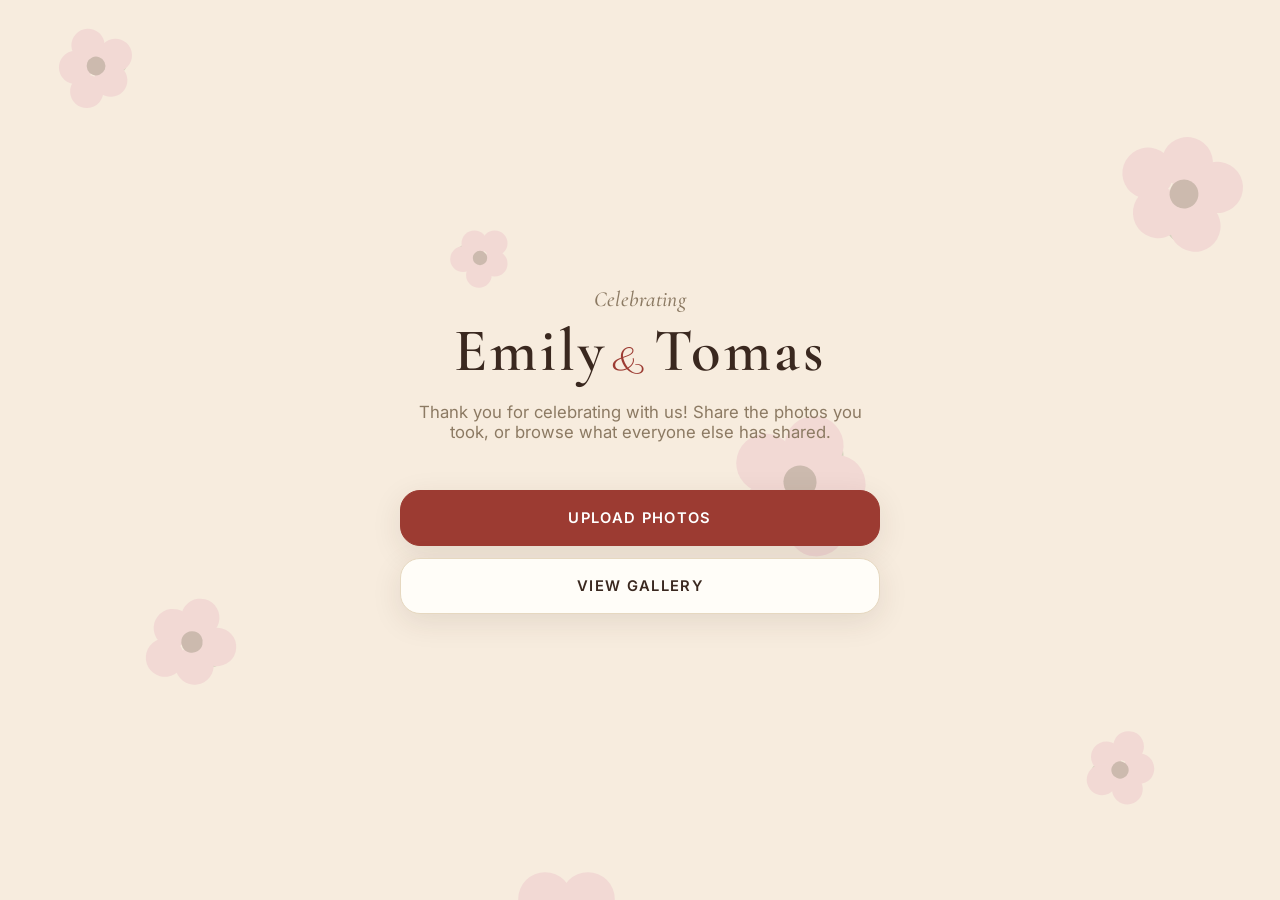
<file: index.html>
<!doctype html>
<html lang="en">
<head>
<meta charset="UTF-8">
<meta name="viewport" content="width=device-width, initial-scale=1.0">
<meta name="theme-color" content="#9C3B32">
<title>Emily &amp; Tomas — Wedding Photos</title>
<link rel="preconnect" href="https://fonts.googleapis.com">
<link rel="preconnect" href="https://fonts.gstatic.com" crossorigin>
<link href="https://fonts.googleapis.com/css2?family=Cormorant+Garamond:ital,wght@0,500;0,600;1,500&family=Parisienne&family=Inter:wght@400;500;600&display=swap" rel="stylesheet">
<link rel="stylesheet" href="/style.css">
</head>
<body>
<main class="landing">
  <svg class="landing-flowers" viewBox="0 0 400 900" preserveAspectRatio="xMidYMid slice" xmlns="http://www.w3.org/2000/svg" aria-hidden="true">
    <defs>
      <g id="pinkflower">
        <path d="M-4 10 C -12 13 -17 6 -12 0 C -8 4 -6 8 -4 10 Z" fill="#8B9A76"/>
        <circle cx="-9" cy="-4" r="8" fill="#E8AFC0"/>
        <circle cx="9" cy="-4" r="8" fill="#E8AFC0"/>
        <circle cx="0" cy="-13" r="8" fill="#E8AFC0"/>
        <circle cx="-7" cy="8" r="8" fill="#E8AFC0"/>
        <circle cx="7" cy="8" r="8" fill="#E8AFC0"/>
        <circle cx="0" cy="0" r="4.5" fill="#6B4A42"/>
      </g>
    </defs>
    <use href="#pinkflower" transform="translate(40,55) rotate(15) scale(0.8)"/>
    <use href="#pinkflower" transform="translate(340,40) rotate(-30) scale(1.1)"/>
    <use href="#pinkflower" transform="translate(200,120) rotate(60) scale(0.55)"/>
    <use href="#pinkflower" transform="translate(90,210) rotate(-10) scale(1.25)"/>
    <use href="#pinkflower" transform="translate(320,250) rotate(100) scale(0.85)"/>
    <use href="#pinkflower" transform="translate(30,330) rotate(200) scale(0.65)"/>
    <use href="#pinkflower" transform="translate(370,370) rotate(-60) scale(1.0)"/>
    <use href="#pinkflower" transform="translate(150,390) rotate(45) scale(0.5)"/>
    <use href="#pinkflower" transform="translate(250,460) rotate(160) scale(1.15)"/>
    <use href="#pinkflower" transform="translate(60,510) rotate(-120) scale(0.75)"/>
    <use href="#pinkflower" transform="translate(350,550) rotate(20) scale(0.6)"/>
    <use href="#pinkflower" transform="translate(180,600) rotate(-45) scale(1.05)"/>
    <use href="#pinkflower" transform="translate(20,670) rotate(80) scale(0.85)"/>
    <use href="#pinkflower" transform="translate(300,690) rotate(-15) scale(0.7)"/>
    <use href="#pinkflower" transform="translate(110,750) rotate(130) scale(0.95)"/>
    <use href="#pinkflower" transform="translate(370,790) rotate(-90) scale(0.55)"/>
    <use href="#pinkflower" transform="translate(200,840) rotate(35) scale(0.8)"/>
    <use href="#pinkflower" transform="translate(50,870) rotate(-150) scale(1.1)"/>
  </svg>

  <div class="landing-inner">
    <p class="landing-eyebrow">Celebrating</p>
    <h1 class="couple-names"><span>Emily</span><span class="amp">&amp;</span><span>Tomas</span></h1>
    <p class="tagline">Thank you for celebrating with us! Share the photos you took, or browse what everyone else has shared.</p>
    <div class="landing-actions">
      <a class="landing-btn primary" href="/upload">
        <span>Upload Photos</span>
      </a>
      <a class="landing-btn" href="/gallery">
        <span>View Gallery</span>
      </a>
    </div>
  </div>
</main>
</body>
</html>
</file>
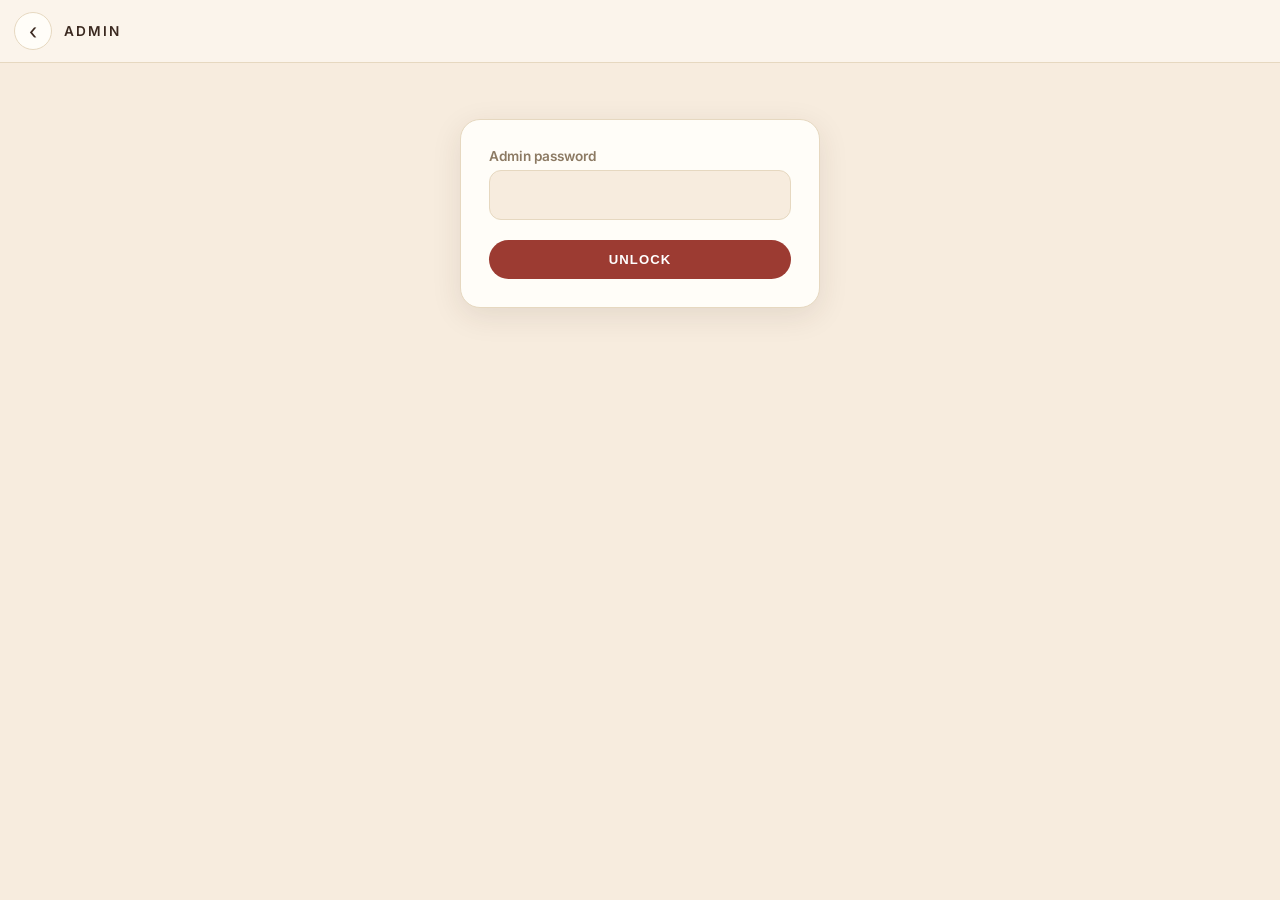
<file: admin.html>
<!doctype html>
<html lang="en">
<head>
<meta charset="UTF-8">
<meta name="viewport" content="width=device-width, initial-scale=1.0">
<meta name="theme-color" content="#9C3B32">
<meta name="robots" content="noindex">
<title>Admin — Emily &amp; Tomas</title>
<link rel="preconnect" href="https://fonts.googleapis.com">
<link rel="preconnect" href="https://fonts.gstatic.com" crossorigin>
<link href="https://fonts.googleapis.com/css2?family=Cormorant+Garamond:ital,wght@0,500;0,600;1,500&family=Parisienne&family=Inter:wght@400;500;600&display=swap" rel="stylesheet">
<link rel="stylesheet" href="/style.css">
</head>
<body>
<header class="topbar">
  <a href="/" class="back-btn" aria-label="Back">‹</a>
  <h1 class="topbar-title">Admin</h1>
</header>

<main class="page-content admin-page">
  <section id="gate" class="card gate-card">
    <label class="field">
      <span>Admin password</span>
      <input type="password" id="passwordInput" autocomplete="current-password">
    </label>
    <button id="unlockBtn" class="primary-btn">Unlock</button>
    <p id="gateError" class="gate-error" hidden>Incorrect password.</p>
  </section>

  <section id="adminPanel" class="admin-panel" hidden>
    <p id="storageUsage" class="storage-usage"></p>
    <div class="admin-toolbar">
      <label class="select-all">
        <input type="checkbox" id="selectAll"> Select all
      </label>
      <span id="selectionCount" class="selection-count">0 selected</span>
      <div class="admin-actions">
        <button id="fixThumbsBtn" class="secondary-btn">Fix video thumbnails</button>
        <button id="downloadBtn" class="secondary-btn" disabled>Download ZIP</button>
        <button id="deleteBtn" class="danger-btn" disabled>Delete</button>
      </div>
    </div>
    <p id="adminEmpty" class="empty-state" hidden>No photos yet.</p>
    <div id="adminGrid" class="grid admin-grid"></div>
  </section>
</main>

<script src="/admin.js"></script>
</body>
</html>
</file>
<file: style.css>
:root {
  --bg: #F7ECDE;
  --bg-card: #FFFDF8;
  --text: #3A281F;
  --text-muted: #8C7A63;
  --accent: #9C3B32;
  --accent-dark: #7C2E27;
  --sage: #7C8562;
  --sage-dark: #5F6A49;
  --blush: #D98F7F;
  --border: #E6D8C0;
  --radius-lg: 20px;
  --radius-md: 12px;
  --shadow: 0 8px 30px rgba(58, 40, 31, 0.1);
}
* { box-sizing: border-box; -webkit-tap-highlight-color: transparent; }
html { -webkit-text-size-adjust: 100%; }
/* The `hidden` attribute must always win over any `display` a component
   sets on itself (.modal-backdrop, .viewer, .modal-actions, etc. all set
   display:flex, which — being an author rule — otherwise beats the
   browser's default [hidden]{display:none} UA rule regardless of
   selector specificity). Without this, hidden elements stay visible and
   can block clicks on whatever's underneath them. */
[hidden] { display: none !important; }
body {
  margin: 0;
  background: var(--bg);
  color: var(--text);
  font-family: 'Inter', sans-serif;
  min-height: 100vh;
  overscroll-behavior-y: none;
}

/* ---- landing page ---- */
.landing { position: relative; min-height: 100vh; display: flex; align-items: center; justify-content: center; padding: 24px; overflow: hidden; }
.landing-flowers {
  position: absolute; inset: 0; width: 100%; height: 100%;
  opacity: 0.3; pointer-events: none; z-index: 0;
}
.landing-inner { position: relative; z-index: 1; max-width: 480px; text-align: center; }
.landing-eyebrow {
  font-family: 'Cormorant Garamond', serif;
  font-style: italic; font-weight: 500;
  font-size: 1.35rem; letter-spacing: 0.02em;
  color: var(--text-muted); margin: 0 0 2px;
}
.couple-names {
  font-family: 'Cormorant Garamond', serif;
  font-weight: 600;
  font-size: clamp(2.4rem, 7vw, 3.8rem);
  margin: 0 0 8px;
  letter-spacing: 0.05em;
  display: flex; justify-content: center; align-items: baseline; gap: 0.08em;
}
.couple-names .amp {
  font-family: 'Parisienne', cursive;
  font-weight: 400;
  font-size: 0.65em;
  color: var(--accent);
  vertical-align: -0.05em;
}
.tagline { color: var(--text-muted); font-size: 1.05rem; margin: 0 0 20px; }
.landing .couple-names { margin-bottom: 14px; }
.landing .tagline { margin-bottom: 48px; }
.landing-actions { display: flex; flex-direction: column; gap: 12px; }
.landing-btn {
  display: flex; align-items: center; justify-content: center; gap: 10px;
  padding: 18px 24px; border-radius: var(--radius-lg); border: 1px solid var(--border);
  background: var(--bg-card); color: var(--text); text-decoration: none;
  font-weight: 600; font-size: 0.92rem; letter-spacing: 0.09em; text-transform: uppercase;
  box-shadow: var(--shadow);
  transition: transform .15s ease;
}
.landing-btn:active { transform: scale(0.98); }
.landing-btn.primary { background: var(--accent); border-color: var(--accent); color: #fff; }
.landing-btn-icon { font-size: 1.3rem; }

/* ---- top bar (upload / gallery / admin) ---- */
.topbar {
  position: sticky; top: 0; z-index: 20;
  display: flex; align-items: center; gap: 12px;
  padding: max(12px, env(safe-area-inset-top)) 14px 12px;
  background: rgba(251, 245, 236, 0.92);
  backdrop-filter: blur(8px);
  border-bottom: 1px solid var(--border);
}
.back-btn {
  display: flex; align-items: center; justify-content: center;
  width: 38px; height: 38px; border-radius: 50%; flex-shrink: 0;
  background: var(--bg-card); border: 1px solid var(--border);
  color: var(--text); text-decoration: none; font-size: 1.4rem; line-height: 1;
}
.back-btn:active { transform: scale(0.94); }
.topbar-title {
  font-family: 'Inter', sans-serif; font-weight: 600; font-size: 0.85rem;
  letter-spacing: 0.14em; text-transform: uppercase; color: var(--text); margin: 0;
}

/* ---- shared card / field (upload form, admin gate) ---- */
.page-content { max-width: 560px; margin: 0 auto; padding: 24px 20px 80px; }
.card {
  background: var(--bg-card); border: 1px solid var(--border);
  border-radius: var(--radius-lg); box-shadow: var(--shadow); padding: 28px;
}
.field { display: block; margin-bottom: 20px; }
.field span { display: block; font-size: 0.85rem; font-weight: 600; margin-bottom: 6px; color: var(--text-muted); }
.field input {
  width: 100%; padding: 14px; border: 1px solid var(--border); border-radius: var(--radius-md);
  font-size: 1rem; font-family: inherit; background: var(--bg);
}
.field input:focus { outline: 2px solid var(--accent); outline-offset: 1px; }

.cta-btn {
  display: flex; align-items: center; justify-content: center; gap: 10px;
  width: 100%; padding: 18px; border: none; border-radius: 999px;
  background: var(--accent); color: #fff; font-size: 0.92rem; font-weight: 600;
  letter-spacing: 0.09em; text-transform: uppercase;
  cursor: pointer; text-decoration: none; box-sizing: border-box;
}
.cta-btn:active { transform: scale(0.98); }
.cta-icon { font-size: 1.2rem; }

/* ---- upload progress modal ---- */
.modal-backdrop {
  position: fixed; inset: 0; background: rgba(20, 14, 8, 0.55);
  display: flex; align-items: center; justify-content: center; z-index: 50; padding: 20px;
}
.modal-card {
  background: var(--bg-card); border-radius: var(--radius-lg); box-shadow: var(--shadow);
  padding: 28px; max-width: 360px; width: 100%; text-align: center;
}
.modal-card h2 { font-family: 'Cormorant Garamond', serif; font-weight: 600; font-size: 1.5rem; letter-spacing: 0.02em; margin: 0 0 6px; }
.modal-sub { color: var(--text-muted); font-size: 0.88rem; margin: 0 0 20px; }
.modal-warning {
  font-size: 0.8rem; color: var(--accent-dark); background: #F1DED2;
  border-radius: 8px; padding: 8px 12px; margin-bottom: 20px;
}
.modal-progress-track { height: 8px; background: var(--border); border-radius: 4px; overflow: hidden; margin-bottom: 10px; }
.modal-progress-fill { height: 100%; background: var(--accent); width: 0%; transition: width .2s ease; }
.modal-icon { font-size: 2.4rem; margin-bottom: 8px; }
.modal-fail-note { font-size: 0.82rem; color: #B23A2E; margin: 8px 0 0; }
.modal-actions { display: flex; flex-direction: column; gap: 10px; margin-top: 16px; }

/* ---- gallery grid ---- */
.gallery-content { padding: 8px 8px 60px; }
.grid { display: grid; grid-template-columns: repeat(5, 1fr); gap: 3px; }
.grid-item {
  position: relative; aspect-ratio: 1; border-radius: 4px; overflow: hidden; border: none; padding: 0;
  cursor: pointer; background: var(--border);
}
.grid-item img { width: 100%; height: 100%; object-fit: cover; display: block; }
.grid-item-video-badge {
  position: absolute; top: 50%; left: 50%; transform: translate(-50%, -50%);
  width: 34px; height: 34px; border-radius: 50%;
  background: rgba(0, 0, 0, 0.55);
  display: flex; align-items: center; justify-content: center;
  pointer-events: none;
}
.grid-item-video-badge svg { width: 16px; height: 16px; }
.empty-state { text-align: center; color: var(--text-muted); padding: 60px 20px; }
.grid-sentinel { height: 1px; }
@media (min-width: 620px) {
  .grid { grid-template-columns: repeat(auto-fill, minmax(130px, 1fr)); gap: 6px; }
}

/* ---- full-screen photo viewer ---- */
.viewer {
  position: fixed; inset: 0; background: #000; z-index: 100;
  display: flex; align-items: center; justify-content: center;
  touch-action: none; overflow: hidden;
}
.viewer-track {
  position: absolute; inset: 0; display: flex; touch-action: none; will-change: transform;
  transform: translateX(-100%);
}
.viewer-slide {
  flex: 0 0 100%; width: 100%; height: 100%; position: relative; margin: 0;
  display: flex; align-items: center; justify-content: center; overflow: hidden;
}
.viewer-slide .slide-thumb, .viewer-slide .slide-full, .viewer-slide .slide-full-video {
  max-width: 100%; max-height: 100%; object-fit: contain; touch-action: none;
}
.viewer-slide .slide-thumb { position: absolute; filter: blur(6px); transform: scale(1.08); }
.viewer-slide .slide-loading {
  position: absolute; inset: 0; z-index: 1;
  display: flex; flex-direction: column; align-items: center; justify-content: center; gap: 10px;
  color: rgba(255, 255, 255, 0.85); font-size: 0.8rem; letter-spacing: 0.02em;
  background: rgba(0, 0, 0, 0.15);
}
.spinner {
  width: 28px; height: 28px; border-radius: 50%;
  border: 3px solid rgba(255, 255, 255, 0.25); border-top-color: #fff;
  animation: spinner-spin 0.8s linear infinite;
}
@keyframes spinner-spin { to { transform: rotate(360deg); } }
.viewer-topbar {
  position: absolute; top: 0; left: 0; right: 0; z-index: 2;
  display: flex; justify-content: space-between; align-items: center;
  padding: max(14px, env(safe-area-inset-top)) 14px 14px;
  background: linear-gradient(rgba(0, 0, 0, 0.5), transparent);
}
.viewer-icon-btn {
  min-width: 38px; height: 38px; padding: 0 16px; border-radius: 999px; border: none;
  background: rgba(0, 0, 0, 0.65); color: #fff; font-size: 0.9rem; font-weight: 600;
  border: 1.5px solid rgba(255, 255, 255, 0.85);
  display: flex; align-items: center; justify-content: center; cursor: pointer;
}
.viewer-bottom {
  position: absolute; bottom: 0; left: 0; right: 0; z-index: 2;
  display: flex; align-items: center; justify-content: center; gap: 16px;
  padding: 20px 20px max(20px, env(safe-area-inset-bottom));
  background: linear-gradient(rgba(0, 0, 0, 0), rgba(0, 0, 0, 0.6));
}
.viewer-arrow-btn {
  flex-shrink: 0;
  width: 46px; height: 46px; border-radius: 999px;
  background: rgba(0, 0, 0, 0.65); color: #fff;
  border: 1.5px solid rgba(255, 255, 255, 0.85);
  font-size: 1.3rem; font-weight: 600; line-height: 1; cursor: pointer;
  display: flex; align-items: center; justify-content: center;
}
.viewer-arrow-btn:disabled { opacity: 0.35; cursor: not-allowed; }
.viewer-caption {
  position: absolute; z-index: 2;
  top: max(14px, env(safe-area-inset-top));
  left: 50%; transform: translateX(-50%);
  height: 38px; box-sizing: border-box;
  display: flex; align-items: center; justify-content: center;
  max-width: min(60%, 320px);
  text-align: center; color: #fff;
  font-size: 0.78rem; margin: 0;
  background: rgba(0, 0, 0, 0.7);
  border: 1px solid rgba(255, 255, 255, 0.85);
  border-radius: 999px;
  padding: 0 16px;
  white-space: nowrap; overflow: hidden; text-overflow: ellipsis;
}
.viewer-caption:empty { display: none; }
.viewer-download-btn {
  padding: 12px 28px; border-radius: 999px;
  background: rgba(0, 0, 0, 0.65); color: #fff;
  border: 1.5px solid rgba(255, 255, 255, 0.85);
  font-size: 0.95rem; font-weight: 600; cursor: pointer;
}
.viewer-download-btn:disabled { opacity: 0.6; cursor: not-allowed; }
.viewer-nav {
  position: absolute; top: 50%; transform: translateY(-50%); z-index: 2;
  width: 44px; height: 44px; border-radius: 50%;
  background: rgba(0, 0, 0, 0.65); color: #fff; font-size: 1.5rem; cursor: pointer;
  border: 1.5px solid rgba(255, 255, 255, 0.85);
}
.viewer-nav:disabled { opacity: 0.3; cursor: not-allowed; }
.viewer-nav.prev { left: 10px; }
.viewer-nav.next { right: 10px; }
@media (hover: none), (max-width: 640px) {
  .viewer-nav { display: none; }
}

/* ---- admin ---- */
.admin-page { max-width: 960px; margin: 0 auto; padding: 16px 16px 80px; }
.gate-card { max-width: 360px; margin: 40px auto 0; }
.gate-error { color: #B23A2E; font-size: 0.85rem; margin-top: 10px; }
.primary-btn, .secondary-btn, .danger-btn {
  padding: 12px 18px; border-radius: 999px; font-size: 0.82rem; font-weight: 600;
  letter-spacing: 0.08em; text-transform: uppercase; border: none; cursor: pointer;
}
.primary-btn { background: var(--accent); color: #fff; width: 100%; }
.secondary-btn { background: var(--bg); border: 1px solid var(--border); color: var(--text); }
.danger-btn { background: #B23A2E; color: #fff; }
.secondary-btn:disabled, .danger-btn:disabled, .primary-btn:disabled { opacity: 0.45; cursor: not-allowed; }
.storage-usage {
  color: var(--text-muted); font-size: 0.8rem; margin: 0 0 10px; text-align: right;
}
.admin-toolbar {
  display: flex; align-items: center; flex-wrap: wrap; gap: 14px; margin-bottom: 16px;
  padding: 14px 18px; background: var(--bg-card); border: 1px solid var(--border); border-radius: var(--radius-md);
}
.select-all { display: flex; align-items: center; gap: 6px; font-size: 0.9rem; font-weight: 500; }
.selection-count { color: var(--text-muted); font-size: 0.85rem; margin-right: auto; }
.admin-actions { display: flex; gap: 10px; }
.admin-grid { grid-template-columns: repeat(4, 1fr); gap: 3px; }
.admin-cell { position: relative; aspect-ratio: 1; border-radius: 4px; overflow: hidden; background: var(--border); }
.admin-cell img { width: 100%; height: 100%; object-fit: cover; display: block; }
.admin-check {
  position: absolute; top: 6px; left: 6px; z-index: 2; width: 22px; height: 22px;
  display: flex; align-items: center; justify-content: center; background: rgba(255, 255, 255, 0.85); border-radius: 6px;
}
.admin-check input { width: 16px; height: 16px; }
@media (min-width: 620px) {
  .admin-grid { grid-template-columns: repeat(auto-fill, minmax(120px, 1fr)); }
}
</file>
